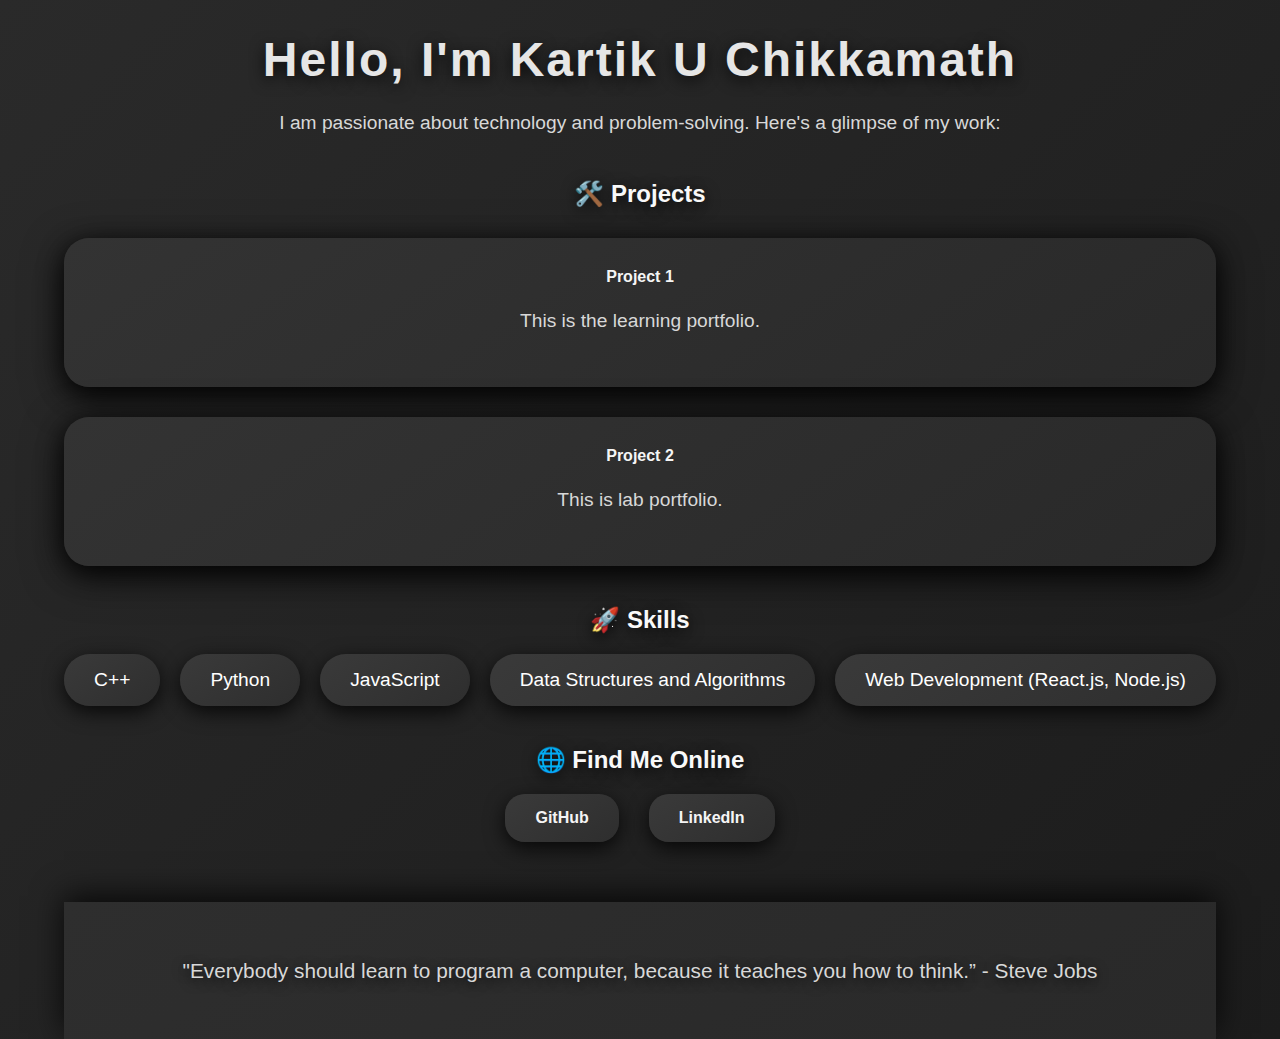
<file: index.html>
<!DOCTYPE html>
<html lang="en">
<head>
    <meta charset="UTF-8">
    <meta name="viewport" content="width=device-width, initial-scale=1.0">
    <title>Kartik U Chikkamath - Portfolio</title>
    <link rel="stylesheet" href="styles.css">
</head>
<body>
    <div class="container">
        <h1>Hello, I'm Kartik U Chikkamath </h1>
        <p>I am passionate about technology and problem-solving. Here's a glimpse of my work:</p>

        <div class="projects">
            <h2>🛠️ Projects</h2>
            <div class="project-block">
                <a href="learning-portfolio.html">Project 1</a>
                <p>This is the learning portfolio.</p>
            </div>
            <div class="project-block">
                 <a href="lab_portfolio.html">Project 2</a>
                <p>This is lab portfolio.</p>
            </div>
        </div>

        <div class="skills">
            <h2>🚀 Skills</h2>
            <div class="skills-list">
                <div class="skill-item">C++</div>
                <div class="skill-item">Python</div>
                <div class="skill-item">JavaScript</div>
                <div class="skill-item">Data Structures and Algorithms</div>
                <div class="skill-item">Web Development (React.js, Node.js)</div>
            </div>
        </div>

        <div class="links">
            <h2>🌐 Find Me Online</h2>
            <div class="links-list">
                <div class="link-box"><a href="https://github.com/chikkamathkartik">GitHub</a></div>
                <div class="link-box"><a href="https://www.linkedin.com/in/kartik-chikkamath-a73164344">LinkedIn</a></div>
            </div>
        </div>

        <footer>
            <p>"Everybody should learn to program a computer, because it teaches you how to think.” - Steve Jobs</p>
        </footer>
    </div>
</body>
</html>
</file>
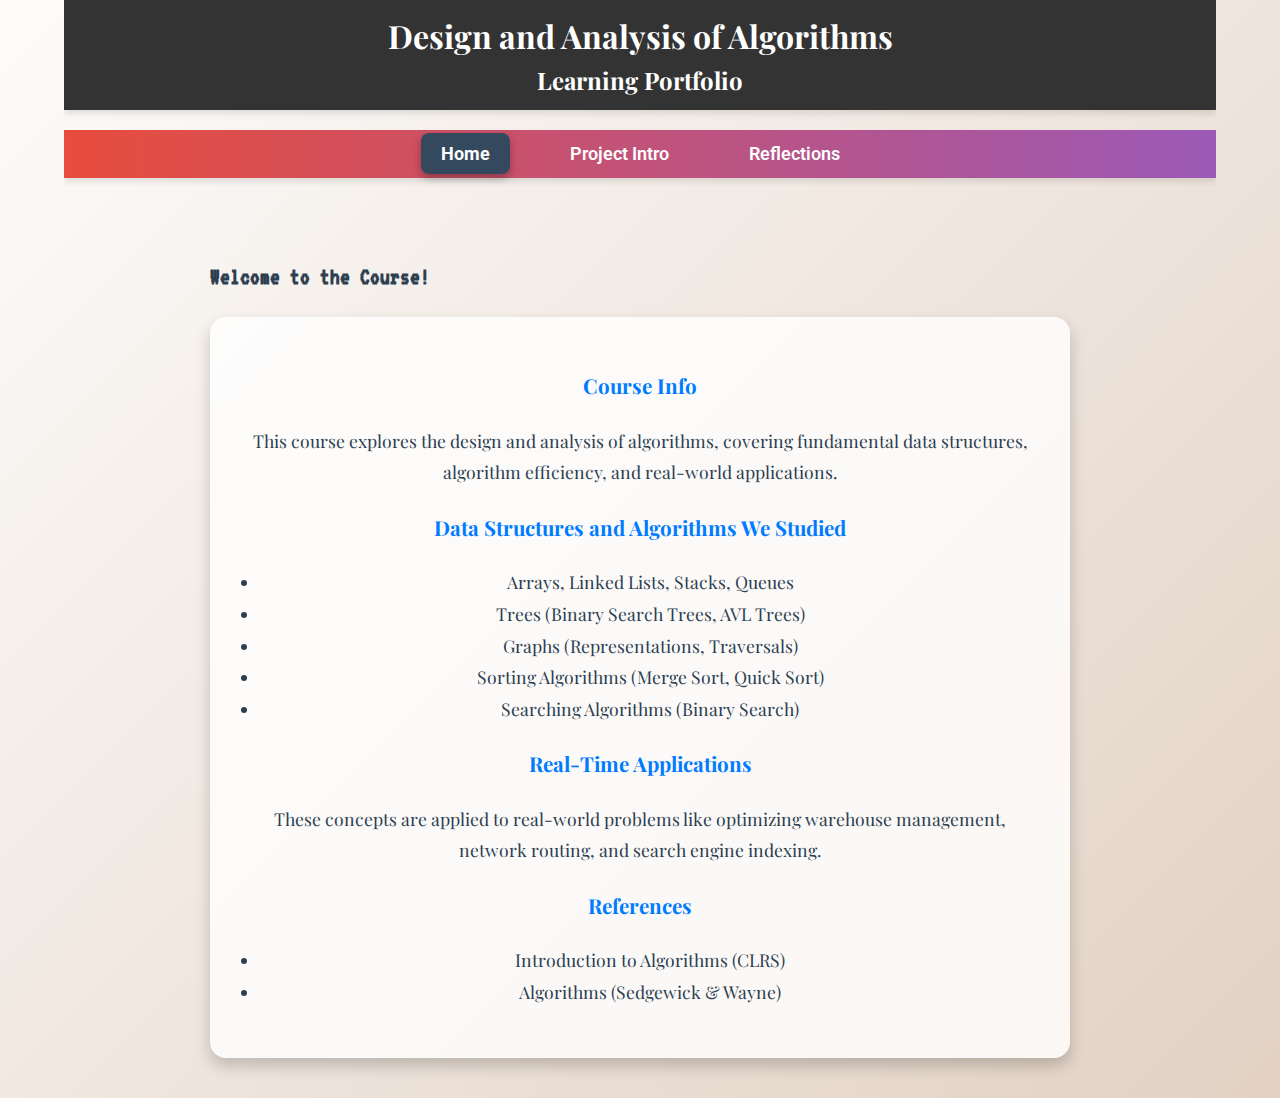
<file: learning-portfolio.html>
<!DOCTYPE html>
<html lang="en">
<head>
    <meta charset="UTF-8">
    <meta name="viewport" content="width=device-width, initial-scale=1.0">
    <title>Design and Analysis of Algorithms</title>
    <link rel="stylesheet" href="style.css">
    <link href="https://fonts.googleapis.com/css2?family=VT323&display=swap" rel="stylesheet">
    <style>
        body {
            font-family: 'VT323', monospace;
            line-height: 1.6;
            margin: 0;
            padding: 0;
        }

        .container {
            width: 90%;
            margin: auto;
            overflow: hidden;
        }

        header {
            background: #333;
            color: #fff;
            padding: 10px 0;
            text-align: center;
        }

        header h1, header h2 {
            margin: 0;
        }

        nav {
            margin: 20px 0;
            text-align: center;
        }

        nav ul {
            list-style: none;
            padding: 0;
        }

        nav ul li {
            display: inline-block;
            margin: 0 10px;
        }

        nav ul li a {
            text-decoration: none;
            color: #333;
            font-size: 18px;
        }

        nav ul li a.active {
            color: #007BFF;
            font-weight: bold;
        }

        .content {
            display: none;
        }

        .content.active {
            display: block;
        }

        .block {
            margin: 20px 0;
        }

        h3 {
            color: #007BFF;
        }

        ul {
            padding-left: 20px;
        }
    </style>
</head>
<body>
    <div class="container">
        <header>
            <h1>Design and Analysis of Algorithms</h1>
            <h2>Learning Portfolio</h2>
        </header>

        <nav>
            <ul class="main-nav">
                <li><a href="#home">Home</a></li>
                <li><a href="#project">Project Intro</a></li>
                <li><a href="#reflections">Reflections</a></li>
            </ul>
        </nav>

        <main>
            <section id="home" class="content active">
                <h2>Welcome to the Course!</h2>
                <div class="inner-content">
                    <div class="block">
                        <h3>Course Info</h3>
                        <p>This course explores the design and analysis of algorithms, covering fundamental data structures, algorithm efficiency, and real-world applications.</p>
                    </div>
                    <div class="block">
                        <h3>Data Structures and Algorithms We Studied</h3>
                        <ul>
                            <li>Arrays, Linked Lists, Stacks, Queues</li>
                            <li>Trees (Binary Search Trees, AVL Trees)</li>
                            <li>Graphs (Representations, Traversals)</li>
                            <li>Sorting Algorithms (Merge Sort, Quick Sort)</li>
                            <li>Searching Algorithms (Binary Search)</li>
                        </ul>
                    </div>
                    <div class="block">
                        <h3>Real-Time Applications</h3>
                        <p>These concepts are applied to real-world problems like optimizing warehouse management, network routing, and search engine indexing.</p>
                    </div>
                    <div class="block">
                        <h3>References</h3>
                        <ul>
                            <li>Introduction to Algorithms (CLRS)</li>
                            <li>Algorithms (Sedgewick & Wayne)</li>
                        </ul>
                    </div>
                </div>
            </section>

            <section id="project" class="content">
                <h2>Project Introduction</h2>
                <div class="inner-content">
                    <div class="block">
                        <h3>Project Overview</h3>
                        <p id="typewriter"></p>
                    </div>
                    <div class="block">
                        <h3>Business Case Study Identified</h3>
                        <p>Optimizing warehouse operations for increased efficiency and reduced costs.</p>
                    </div>
                    <div class="block">
                        <h3>Problem Definition</h3>
                        <p>Design and implement algorithms for inventory management, order fulfillment, and route optimization within a warehouse environment.</p>
                    </div>
                    <div class="block">
                        <h3>Team Member Details</h3>
                        <ul>
                            <li>Member 1: Vikas</li>
                            <li>Member 2: Karthik</li>
                            <li>Member 3: Abhishek</li>
                            <li>Member 4: Goutam</li>
                        </ul>
                    </div>
                    <div class="block">
                        <h3>Assigned Business Cases (Members Working On)</h3>
                        <ul>
                            <li>Member 1: Inventory Tracking</li>
                            <li>Member 2: Order Picking Optimization</li>
                        </ul>
                    </div>
                </div>
            </section>

            <section id="reflections" class="content">
                <h2>Course Learning Reflections</h2>
                <div class="inner-content">
                    <div class="block">
                        <p><b>What are the types of problems we see in nature?</b><br>
                            In computational problem solving, we encounter different types of problems that mimic patterns observed in nature... (truncated for brevity)
                        </p>
                    </div>
                    <div class="block">
                        <p><b>Space and Time Efficiency:</b><br>
                            Space and time efficiency measure how well an algorithm uses computational resources... (truncated for brevity)
<br>
1. <b>Efficiency and Trade-offs:</b> Selecting an efficient approach requires balancing constraints, considering factors like time, space, and implementation complexity. For example, I’d prefer Quick Sort for general use but use Merge Sort for stability.
<br>
2. <b>Balancing Constraints:</b> In constrained designs, such as hashing, trade-offs between collision resolution techniques guide design decisions.
<br>
3. <b>Simplicity vs. Optimization:</b> In cases where resources are scarce, simplicity usually wins over optimization. For example, using an iterative solution for factorial when recursion may cause stack overflow.
<br>
4. <b>Divide and Conquer:</b> Breaking down a problem into smaller parts makes the design easier. Dynamic programming is a good example of this with its overlapping subproblems.
<br>
5. <b>Overcoming Weaknesses:</b> Identifying bottlenecks, such as hash collisions or unbalanced trees, leads to adaptive solutions like AVL or Red-Black Trees.
<br>
6. <b>Cross-context Knowledge:</b> Known solutions to new domains can be applied to demonstrate the strength of adaptive techniques, such as graph algorithms in bioinformatics or social network analysis.
<br>
7. <b>Patterns in Complexity:</b> Patterns in datasets simplify the application of algorithms and aid decisions like hashing vs. search trees.
<br>
8. Innovation vs. Tradition:</b> Situations that require fast deployment might rely on proven solutions, while unique challenges can lead to innovation.
<br>
9. <b>Efficacy of Solutions:</b> Evaluation of solutions also takes into account parameters such as speed of execution, memory usage, and adaptability. For example, the efficiency of a solution is increased if it is capable of adapting in response to unanticipated increases in data volume.
<br>
10. <b>Adaptability of Solutions:</b> Tackling unforeseen problems often requires modification or improvement of existing algorithms. For example, changing a graph traversal algorithm to include weighted edges ensures robustness in changing scenarios.
<br>
11. <b>Pattern Recognition:</b> Techniques such as looking at data structures for their inherent properties or recognizing patterns of recurring subproblems help in choosing efficient algorithms.
<br>
12. <b>Design Innovation:</b> Whether one should innovate would depend on the cost of development versus potential benefits. Solutions that have been tried and tested are often good enough for traditional problems, but innovative designs are necessary in novel or very high-impact problems.
<br>
These principles capture the nature of iterative and incremental problem-solving, thus encouraging effective and innovative solutions.


                       </p>
                    </div>
                    <!-- Additional Reflections Content Goes Here -->
                </div>
            </section>
        </main>
    </div>

    <script>
        const navLinks = document.querySelectorAll('.main-nav a');
        const contentSections = document.querySelectorAll('.content');

        navLinks.forEach(link => {
            link.addEventListener('click', (e) => {
                e.preventDefault();
                const targetId = link.getAttribute('href').substring(1);

                // Remove active class from all content sections
                contentSections.forEach(section => {
                    section.classList.remove('active');
                });

                // Add active class to the target section
                document.getElementById(targetId).classList.add('active');

                // Update active link styling
                navLinks.forEach(navLink => navLink.classList.remove('active'));
                link.classList.add('active');

                // Trigger typewriter effect ONLY if the project section is now active
                if (targetId === 'project') {
                    triggerTypewriter();
                }
            });
        });

        // Typewriter effect
        const text = "This project focuses on designing and implementing a Warehouse Management System (WMS)...";
        const typewriterElement = document.getElementById('typewriter');
        let i = 0;
        let typewriterRunning = false;

        function typeWriter() {
            if (i < text.length) {
                typewriterElement.innerHTML += text.charAt(i);
                i++;
                setTimeout(typeWriter, 50);
            } else {
                typewriterRunning = false;
            }
        }

        function triggerTypewriter() {
            if (!typewriterRunning) {
                typewriterElement.innerHTML = "";
                i = 0;
                typewriterRunning = true;
                typeWriter();
            }
        }

        // Set the home page and active link on initial load
        document.getElementById('home').classList.add('active');
        navLinks[0].classList.add('active');
    </script>
</body>
</html>
</file>
<file: styles.css>
body {
    font-family: 'Arial', sans-serif;
    margin: 0;
    padding: 0;
    background: linear-gradient(135deg, #2a2a2a, #1c1c1c); /* Premium gradient background */
    color: #f5f5f5; /* Softer white text for readability */
    overflow-x: hidden;
}

h1, h2, h3 {
    text-align: center;
    margin-bottom: 20px;
    animation: fadeIn 1s ease-in-out;
    color: #f9f9f9; /* Clean white for headings */
    text-shadow: 0 4px 15px rgba(0, 0, 0, 0.8); /* Premium glow effect */
}

h1 {
    font-size: 3em;
    letter-spacing: 2px; /* Premium spacing for title */
    color: #e6e6e6; /* Slightly lighter for the main title */
}

p {
    line-height: 1.7;
    text-align: center;
    font-size: 1.2em;
    color: #d8d8d8; /* Light grey for text */
}

.container {
    width: 90%;
    margin: 0 auto;
    max-width: 1200px;
}

.projects, .skills, .links {
    margin: 40px 0;
}

.project-block {
    display: flex;
    flex-direction: column;
    align-items: center;
    padding: 30px;
    background: linear-gradient(145deg, #333, #292929); /* Soft gradient for depth */
    border-radius: 25px;
    margin: 30px 0;
    transition: transform 0.3s, box-shadow 0.3s, background 0.3s;
    box-shadow: 0 6px 25px rgba(0, 0, 0, 0.8), 0 10px 40px rgba(0, 0, 0, 0.6); /* Elevated shadows */
}

.project-block:hover {
    transform: translateY(-10px);
    background: linear-gradient(145deg, #444, #383838); /* Highlighted gradient on hover */
    box-shadow: 0 15px 50px rgba(0, 0, 0, 0.9), 0 12px 40px rgba(0, 0, 0, 0.7); /* Enhanced shadow on hover */
}

.skills-list {
    display: flex;
    flex-wrap: wrap;
    justify-content: center;
    gap: 20px;
}

.skill-item {
    background: linear-gradient(145deg, #3a3a3a, #2e2e2e); /* Gradient background for skill items */
    padding: 15px 30px;
    border-radius: 30px;
    font-size: 1.2em;
    color: #fff; /* White text for skills */
    transition: background 0.3s, box-shadow 0.3s;
    box-shadow: 0 6px 20px rgba(0, 0, 0, 0.8); /* Premium shadow for depth */
}

.skill-item:hover {
    background: linear-gradient(145deg, #4a4a4a, #3e3e3e); /* Brighter gradient on hover */
    box-shadow: 0 10px 30px rgba(0, 0, 0, 0.9); /* Elevated shadow on hover */
}

.links-list {
    display: flex;
    justify-content: center;
    gap: 30px;
}

.link-box {
    padding: 15px 30px;
    background: linear-gradient(145deg, #3a3a3a, #2e2e2e); /* Gradient background for links */
    border-radius: 20px;
    transition: transform 0.3s, background 0.3s, box-shadow 0.3s;
    box-shadow: 0 6px 20px rgba(0, 0, 0, 0.8); /* Premium shadow */
}

.link-box:hover {
    background: linear-gradient(145deg, #4a4a4a, #3e3e3e); /* Brighter hover effect */
    transform: translateY(-10px);
    box-shadow: 0 15px 50px rgba(0, 0, 0, 0.9); /* Elevated shadow on hover */
}

a {
    text-decoration: none;
    color: #f5f5f5; /* Soft white for links */
    font-weight: bold;
    transition: color 0.3s;
}

a:hover {
    color: #cfcfcf; /* Light grey on hover */
}

footer {
    text-align: center;
    padding: 30px 0;
    background: linear-gradient(145deg, #2e2e2e, #292929); /* Gradient footer */
    margin-top: 60px;
    color: #fff; /* White text for the quote */
    box-shadow: 0 -6px 30px rgba(0, 0, 0, 0.8); /* Deep shadow on footer */
}

footer p {
    font-size: 1.3em;
    text-shadow: 0 3px 12px rgba(0, 0, 0, 0.7); /* Subtle glow effect on the quote */
}

@keyframes fadeIn {
    0% { opacity: 0; transform: translateY(-20px); }
    100% { opacity: 1; transform: translateY(0); }
}
</file>
<file: style.css>
@import url('https://fonts.googleapis.com/css2?family=Roboto:wght@400;700&family=Playfair+Display:wght@400;700&display=swap'); /* Replaced Lora with Playfair Display for a classic serif look */

/* Global settings */
body {
    font-family: 'Roboto', sans-serif; /* Modern sans-serif font for body */
    background: linear-gradient(135deg, #FDFCFB, #E2D1C3); /* Warm neutral gradient */
    color: #2C3E50; /* Deep navy gray */
    margin: 0;
    overflow-x: hidden;
}

/* Header styling with new animation */
header {
    font-family: 'Playfair Display', serif; /* Elegant serif font for header */
    background-color: #2C3E50; /* Deep navy gray */
    color: #FDFEFE; /* Off-white */
    text-align: center;
    padding: 20px;
    margin-bottom: 20px;
    box-shadow: 0 4px 6px rgba(0, 0, 0, 0.1);
    animation: fadeInDown 1s ease-out;
}

@keyframes fadeInDown {
    from {
        opacity: 0;
        transform: translateY(-50px);
    }
    to {
        opacity: 1;
        transform: translateY(0);
    }
}

/* Navigation bar with vibrant colors */
nav {
    font-family: 'Roboto', sans-serif; 
    background: linear-gradient(90deg, #E74C3C, #9B59B6); /* Red to purple gradient */
    padding: 10px;
    box-shadow: 0 4px 6px rgba(0, 0, 0, 0.1);
    animation: fadeIn 1.5s ease-in;
}

@keyframes fadeIn {
    from {
        opacity: 0;
    }
    to {
        opacity: 1;
    }
}

.main-nav {
    list-style: none;
    padding: 0;
    margin: 0;
    display: flex;
    justify-content: center;
    gap: 20px;
}

.main-nav a {
    font-family: 'Roboto', sans-serif;
    color: #FDFEFE; /* Off-white */
    text-decoration: none;
    padding: 10px 20px;
    border-radius: 8px;
    transition: background-color 0.3s ease, transform 0.3s ease, box-shadow 0.3s ease;
    font-weight: 600;
}

.main-nav a:hover,
.main-nav a.active {
    background-color: #34495E; /* Dark navy blue */
    color: #FFFFFF; /* White */
    transform: translateY(-5px);
    box-shadow: 0 4px 8px rgba(0, 0, 0, 0.3);
}

/* Main content area */
main {
    flex: 1;
    padding: 40px 20px;
    display: flex;
    flex-direction: column;
    align-items: center;
    justify-content: center;
}

.inner-content {
    font-family: 'Playfair Display', serif; 
    background: rgba(255, 255, 255, 0.8); /* Light white with transparency */
    padding: 30px;
    border-radius: 16px;
    box-shadow: 0 8px 16px rgba(0, 0, 0, 0.2);
    line-height: 1.8;
    font-size: 1.1rem;
    max-width: 800px;
    text-align: center;
    animation: popUp 1.2s ease-out;
}

@keyframes popUp {
    from {
        transform: scale(0.9);
        opacity: 0;
    }
    to {
        transform: scale(1);
        opacity: 1;
    }
}

/* Typewriter effect with updated styling */
#typewriter {
    font-family: 'Roboto', sans-serif; 
    overflow: hidden;
    border-right: 3px solid #8E44AD; /* Vibrant purple cursor */
    white-space: nowrap;
    margin: 0 auto;
    letter-spacing: 0.1em;
    animation: typing 3s steps(40, end), blink-caret 0.75s step-end infinite;
    font-size: 0.9rem;
    font-weight: bold;
    color: #2C3E50; /* Deep navy gray */
}

@keyframes typing {
    from {
        width: 0;
    }
    to {
        width: 100%;
    }
}

@keyframes blink-caret {
    from, to {
        border-color: transparent;
    }
    50% {
        border-color: #8E44AD; /* Vibrant purple */
    }
}
</file>
